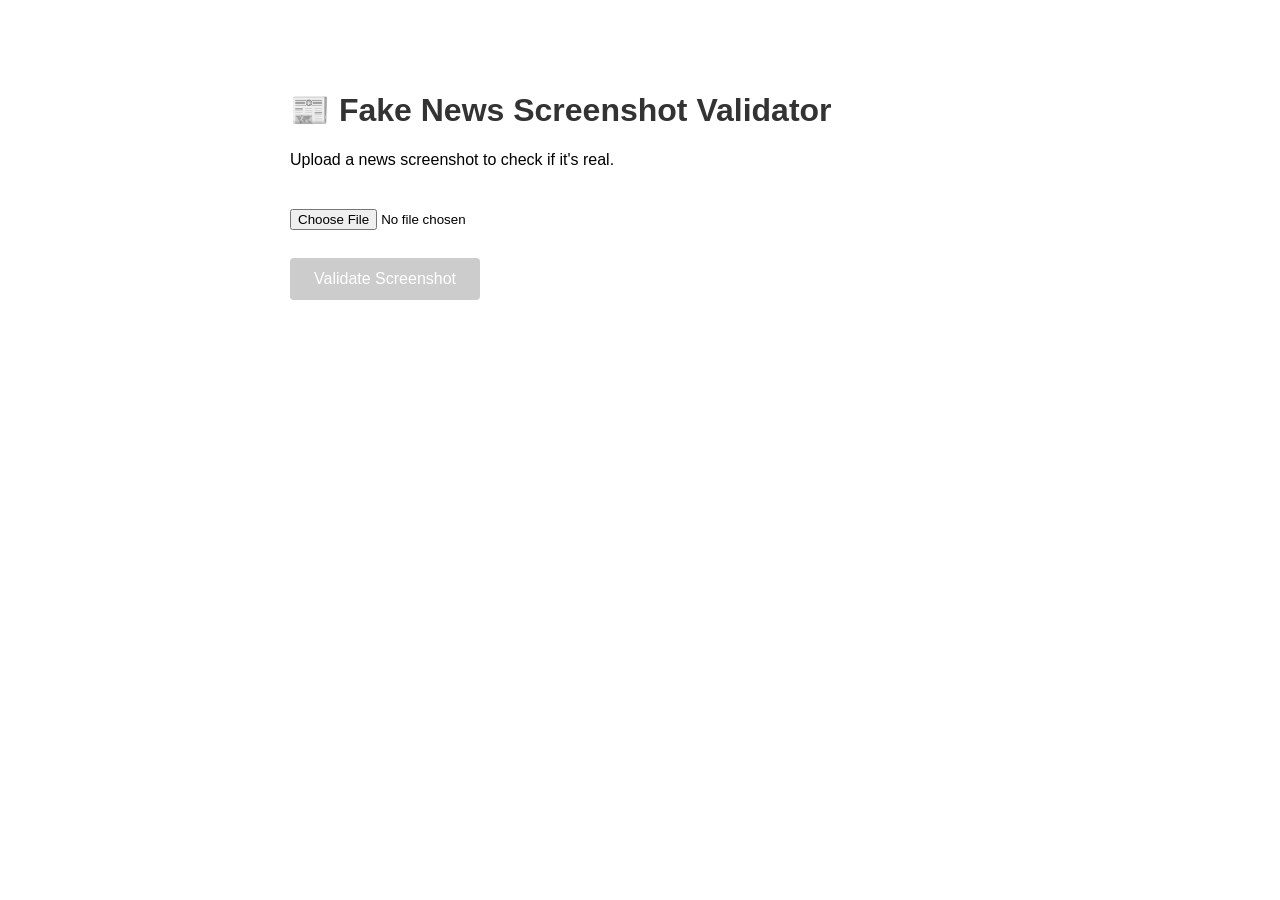
<file: server/static/index.html>
<!DOCTYPE html>
<html lang="en">
<head>
    <meta charset="UTF-8">
    <title>Fake News Screenshot Validator</title>
    <style>
        body { font-family: Arial, sans-serif; max-width: 700px; margin: 50px auto; padding: 20px; }
        h1 { color: #333; }
        #upload-form { margin: 30px 0; }
        input[type="file"] { margin: 10px 0; }
        button { background: #4CAF50; color: white; padding: 12px 24px; border: none; cursor: pointer; font-size: 16px; border-radius: 4px; }
        button:hover { background: #45a049; }
        button:disabled { background: #ccc; cursor: not-allowed; }
        #result { margin-top: 30px; padding: 20px; border-radius: 8px; display: none; }
        .real { background: #d4edda; border: 2px solid #28a745; }
        .fake { background: #f8d7da; border: 2px solid #dc3545; }
        .loading { background: #fff3cd; border: 2px solid #ffc107; }
        #preview { max-width: 100%; max-height: 300px; margin: 10px 0; display: none; }
        pre { background: #f4f4f4; padding: 10px; border-radius: 4px; overflow-x: auto; }
    </style>
</head>
<body>
    <h1>📰 Fake News Screenshot Validator</h1>
    <p>Upload a news screenshot to check if it's real.</p>

    <div id="upload-form">
        <input type="file" id="file-input" accept="image/png,image/jpeg,image/webp">
        <br>
        <img id="preview" alt="Preview">
        <br>
        <button id="submit-btn" onclick="validate()" disabled>Validate Screenshot</button>
    </div>

    <div id="result"></div>

    <script>
        const fileInput = document.getElementById('file-input');
        const preview = document.getElementById('preview');
        const submitBtn = document.getElementById('submit-btn');
        const resultDiv = document.getElementById('result');

        fileInput.addEventListener('change', function() {
            if (this.files && this.files[0]) {
                const reader = new FileReader();
                reader.onload = e => {
                    preview.src = e.target.result;
                    preview.style.display = 'block';
                };
                reader.readAsDataURL(this.files[0]);
                submitBtn.disabled = false;
            }
        });

        async function validate() {
            const file = fileInput.files[0];
            if (!file) return;

            submitBtn.disabled = true;
            submitBtn.textContent = 'Validating...';
            resultDiv.style.display = 'block';
            resultDiv.className = 'loading';
            resultDiv.innerHTML = '⏳ Processing image...';

            const formData = new FormData();
            formData.append('file', file);

            try {
                const response = await fetch('/validate-screenshot', {
                    method: 'POST',
                    body: formData
                });
                const data = await response.json();

                if (response.ok) {
                    const icon = data.is_real ? '✅' : '❌';
                    const label = data.is_real ? 'Likely Real' : 'Likely Fake';
                    resultDiv.className = data.is_real ? 'real' : 'fake';
                    resultDiv.innerHTML = `
                        <h2>${icon} ${label}</h2>
                        <p><strong>Confidence:</strong> ${(data.confidence * 100).toFixed(1)}%</p>
                        <p><strong>Extracted Text:</strong> ${data.extracted_text || '(none)'}</p>
                        ${data.sources && data.sources.length > 0 ? '<p><strong>Sources:</strong></p><ul>' + data.sources.map(s => `<li><a href="${s}" target="_blank">${s}</a></li>`).join('') + '</ul>' : ''}
                        ${data.details ? '<p><strong>Details:</strong> ' + JSON.stringify(data.details) + '</p>' : ''}
                        <details><summary>Raw JSON</summary><pre>${JSON.stringify(data, null, 2)}</pre></details>
                    `;
                } else {
                    resultDiv.className = 'fake';
                    resultDiv.innerHTML = `<h2>⚠️ Error</h2><pre>${JSON.stringify(data, null, 2)}</pre>`;
                }
            } catch (err) {
                resultDiv.className = 'fake';
                resultDiv.innerHTML = `<h2>⚠️ Error</h2><p>${err.message}</p>`;
            }

            submitBtn.disabled = false;
            submitBtn.textContent = 'Validate Screenshot';
        }
    </script>
</body>
</html>
</file>
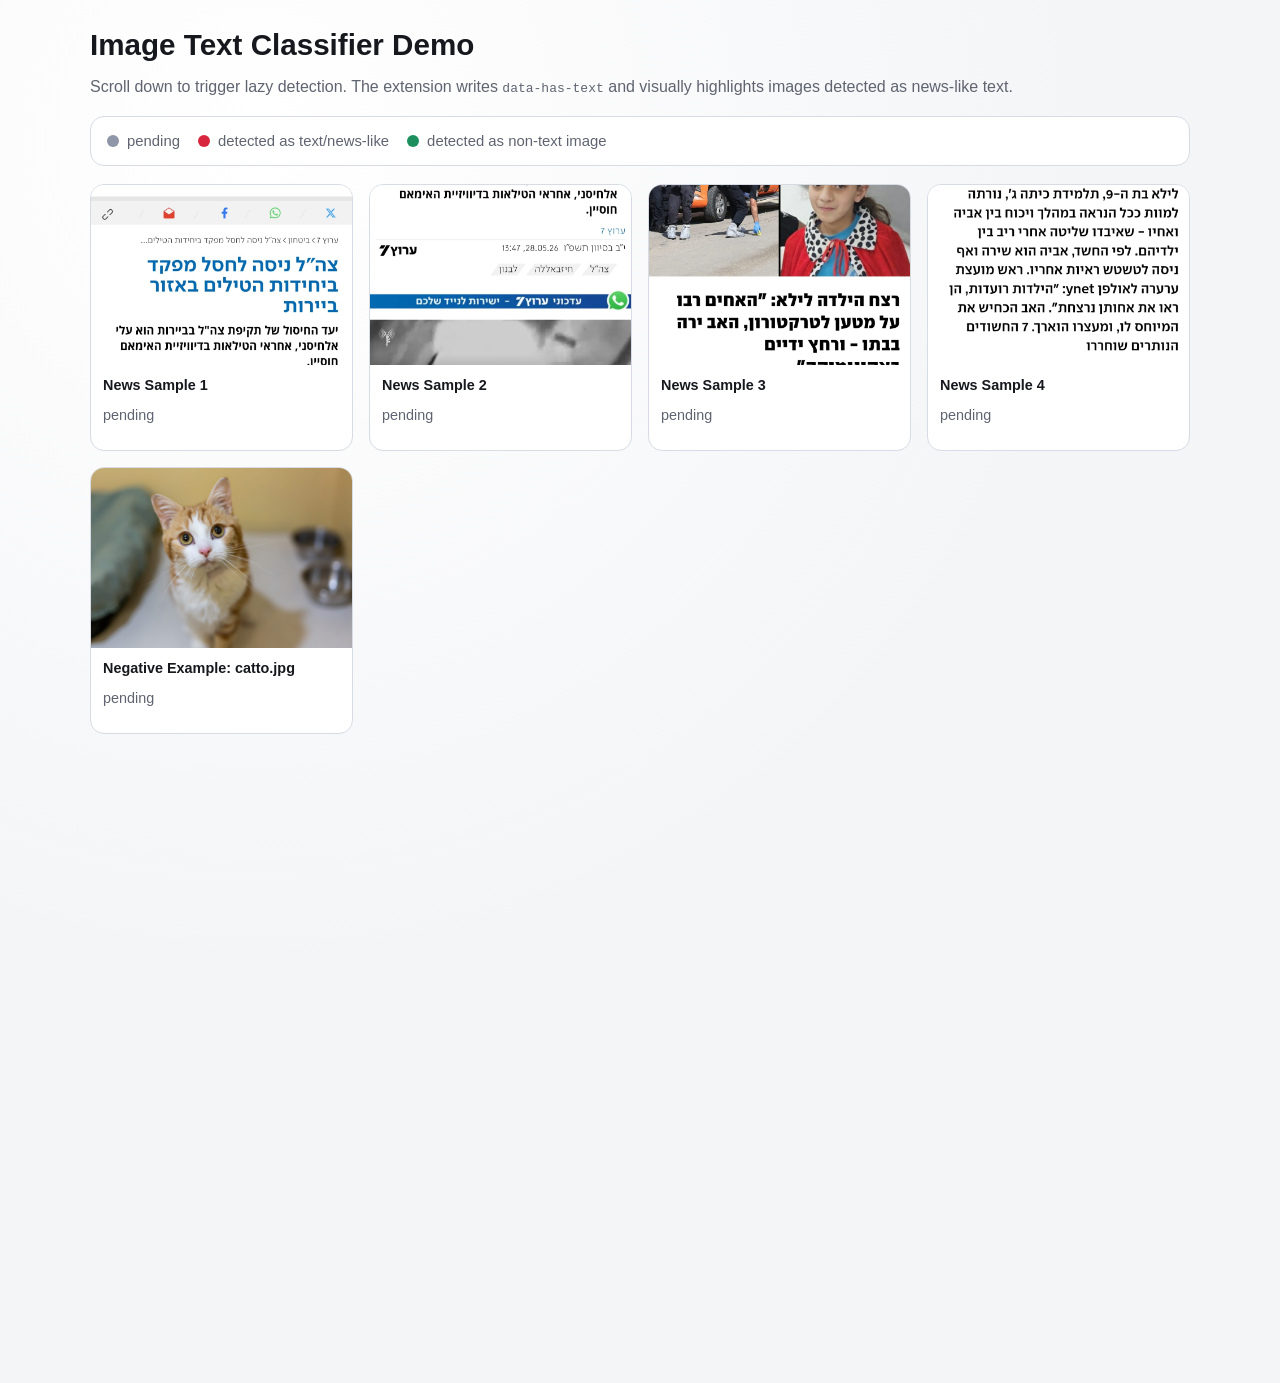
<file: chromeExtension/demo.html>
<!doctype html>
<html lang="en">
  <head>
    <meta charset="UTF-8" />
    <meta name="viewport" content="width=device-width, initial-scale=1.0" />
    <title>Image Text Classifier Demo</title>
    <style>
      :root {
        --bg: #f4f5f7;
        --card: #ffffff;
        --ink: #16181d;
        --muted: #5f6470;
        --line: #d7dbe3;
        --accent: #d7263d;
      }

      body {
        margin: 0;
        font-family: "Segoe UI", Tahoma, Geneva, Verdana, sans-serif;
        color: var(--ink);
        background: radial-gradient(
          circle at 20% 10%,
          #ffffff 0%,
          var(--bg) 52%
        );
      }

      .container {
        max-width: 1100px;
        margin: 0 auto;
        padding: 28px 16px 64px;
      }

      h1 {
        margin: 0 0 8px;
        font-size: 1.85rem;
      }

      .lead {
        color: var(--muted);
        margin-bottom: 20px;
      }

      .panel {
        background: var(--card);
        border: 1px solid var(--line);
        border-radius: 14px;
        padding: 16px;
        margin-bottom: 18px;
      }

      .legend {
        display: flex;
        gap: 18px;
        flex-wrap: wrap;
      }

      .legend span {
        display: inline-flex;
        align-items: center;
        gap: 8px;
        color: var(--muted);
        font-size: 0.93rem;
      }

      .dot {
        width: 12px;
        height: 12px;
        border-radius: 999px;
      }

      .dot.pending {
        background: #8e96a8;
      }

      .dot.true {
        background: #d7263d;
      }

      .dot.false {
        background: #1d8f5f;
      }

      .grid {
        display: grid;
        grid-template-columns: repeat(auto-fill, minmax(260px, 1fr));
        gap: 16px;
      }

      .card {
        background: var(--card);
        border: 1px solid var(--line);
        border-radius: 14px;
        overflow: hidden;
      }

      .card img {
        display: block;
        width: 100%;
        height: 180px;
        object-fit: cover;
        background: #ebeef3;
      }

      .meta {
        padding: 12px;
        font-size: 0.9rem;
      }

      .meta strong {
        display: block;
        margin-bottom: 4px;
      }

      .status {
        color: var(--muted);
      }

      .status.true {
        color: #b7152e;
        font-weight: 700;
      }

      .status.false {
        color: #116943;
        font-weight: 700;
      }

      .spacer {
        height: 65vh;
      }
    </style>
  </head>
  <body>
    <main class="container">
      <h1>Image Text Classifier Demo</h1>
      <p class="lead">
        Scroll down to trigger lazy detection. The extension writes
        <code>data-has-text</code>
        and visually highlights images detected as news-like text.
      </p>

      <section class="panel legend">
        <span><i class="dot pending"></i> pending</span>
        <span><i class="dot true"></i> detected as text/news-like</span>
        <span><i class="dot false"></i> detected as non-text image</span>
      </section>

      <section id="grid" class="grid"></section>
      <div class="spacer"></div>
    </main>

    <script>
      const demoImages = [
        {
          name: "News Sample 1",
          url: "./news1.jpg",
        },
        {
          name: "News Sample 2",
          url: "./news21.jpg",
        },
        {
          name: "News Sample 3",
          url: "./news3.jpg",
        },
        {
          name: "News Sample 4",
          url: "./news4.jpg",
        },
        {
          name: "Negative Example: catto.jpg",
          url: "./catto.jpg",
        },
      ];

      const grid = document.getElementById("grid");
      const statusByImage = new Map();

      for (const item of demoImages) {
        const card = document.createElement("article");
        card.className = "card";

        const img = document.createElement("img");
        img.loading = "lazy";
        img.decoding = "async";
        img.referrerPolicy = "no-referrer";
        img.src = item.url;
        img.alt = item.name;

        const meta = document.createElement("div");
        meta.className = "meta";

        const title = document.createElement("strong");
        title.textContent = item.name;

        const status = document.createElement("p");
        status.className = "status";
        status.textContent = "pending";

        meta.appendChild(title);
        meta.appendChild(status);
        card.appendChild(img);
        card.appendChild(meta);
        grid.appendChild(card);

        statusByImage.set(img, status);
      }

      const observer = new MutationObserver(() => {
        for (const [img, statusEl] of statusByImage.entries()) {
          const result = img.getAttribute("data-has-text");
          if (result === "true") {
            statusEl.className = "status true";
            statusEl.textContent = "text/news-like detected";
          } else if (result === "false") {
            statusEl.className = "status false";
            statusEl.textContent = "no text/news-like detected";
          }

          const error = img.getAttribute("data-text-scan-error");
          if (error) {
            statusEl.className = "status";
            statusEl.textContent = `error: ${error}`;
          }
        }
      });

      observer.observe(document.documentElement, {
        subtree: true,
        attributes: true,
        attributeFilter: ["data-has-text", "data-text-scan-error"],
      });
    </script>
  </body>
</html>
</file>
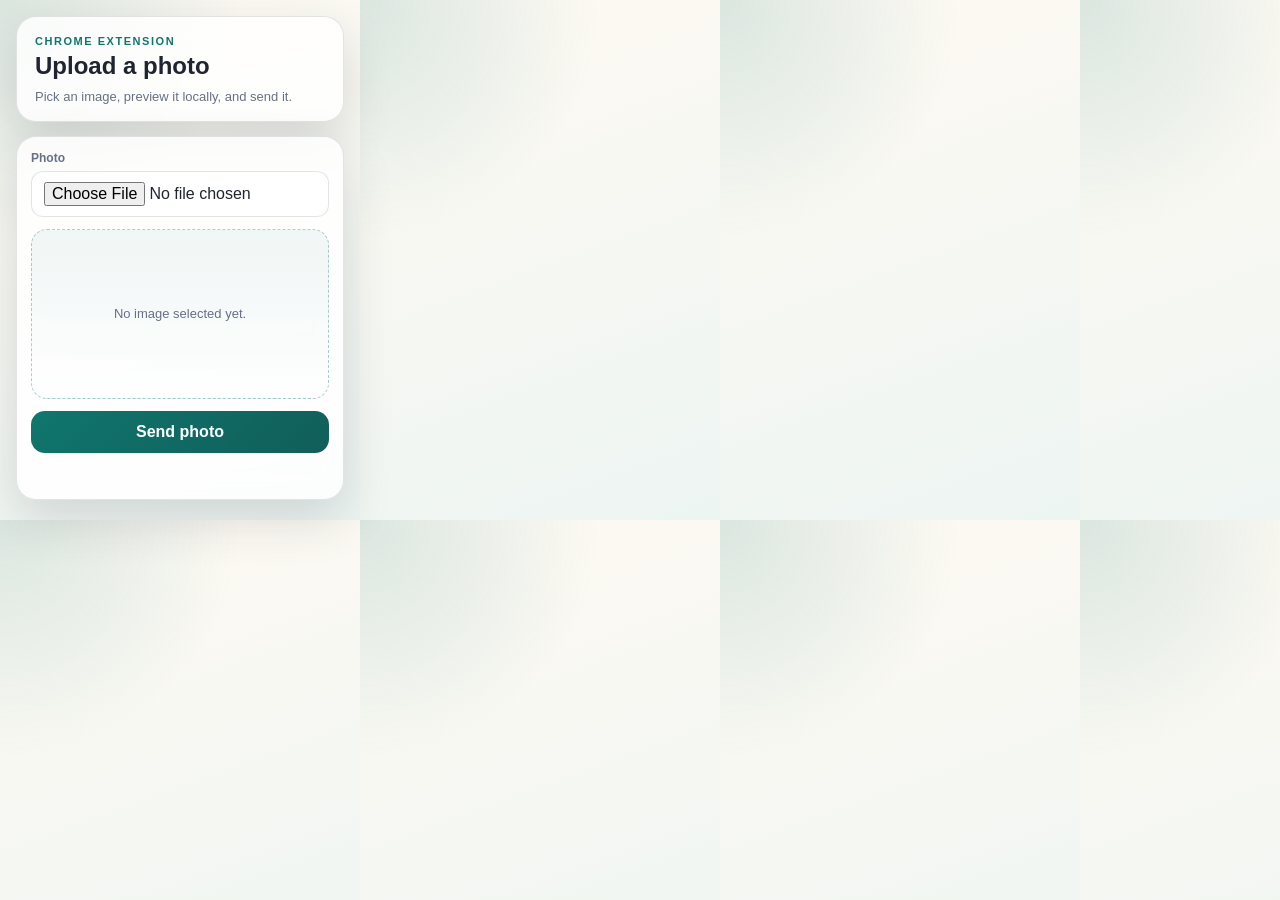
<file: chromeExtension/popup.html>
<!doctype html>
<html lang="en">
  <head>
    <meta charset="UTF-8" />
    <meta name="viewport" content="width=device-width, initial-scale=1.0" />
    <title>Photo Uploader</title>
    <link rel="stylesheet" href="popup.css" />
  </head>
  <body>
    <main class="app">
      <section class="hero">
        <p class="eyebrow">Chrome Extension</p>
        <h1>Upload a photo</h1>
        <p class="subtitle">Pick an image, preview it locally, and send it.</p>
      </section>

      <section class="panel">
        <label class="field file-field">
          <span>Photo</span>
          <input id="photo" type="file" accept="image/*" />
        </label>

        <div class="preview-wrap">
          <img id="preview" alt="Selected image preview" />
          <div id="previewEmpty" class="preview-empty">
            No image selected yet.
          </div>
        </div>

        <button id="uploadBtn" class="primary" type="button">Send photo</button>
        <p id="status" class="status" role="status" aria-live="polite"></p>
      </section>
    </main>

    <script src="popup.js"></script>
  </body>
</html>
</file>
<file: chromeExtension/popup.css>
:root {
  color-scheme: light;
  font-family: Inter, "Segoe UI", Arial, sans-serif;
  --bg: #f5f3ee;
  --surface: rgba(255, 255, 255, 0.82);
  --surface-strong: #ffffff;
  --text: #1f2430;
  --muted: #677084;
  --accent: #0f766e;
  --accent-strong: #115e59;
  --border: rgba(31, 36, 48, 0.12);
  --shadow: 0 18px 50px rgba(31, 36, 48, 0.16);
}

* {
  box-sizing: border-box;
}

html,
body {
  margin: 0;
  width: 360px;
  min-height: 520px;
  background:
    radial-gradient(
      circle at top left,
      rgba(15, 118, 110, 0.15),
      transparent 38%
    ),
    linear-gradient(160deg, #fffaf3 0%, #edf5f2 100%);
  color: var(--text);
}

body {
  padding: 16px;
}

.app {
  display: grid;
  gap: 14px;
}

.hero,
.panel {
  border: 1px solid var(--border);
  border-radius: 20px;
  background: var(--surface);
  backdrop-filter: blur(12px);
  box-shadow: var(--shadow);
}

.hero {
  padding: 18px 18px 14px;
}

.eyebrow {
  margin: 0 0 6px;
  text-transform: uppercase;
  letter-spacing: 0.14em;
  font-size: 11px;
  color: var(--accent);
  font-weight: 700;
}

h1 {
  margin: 0;
  font-size: 24px;
  line-height: 1.1;
}

.subtitle {
  margin: 8px 0 0;
  color: var(--muted);
  font-size: 13px;
  line-height: 1.5;
}

.panel {
  padding: 14px;
  display: grid;
  gap: 12px;
}

.field {
  display: grid;
  gap: 6px;
}

.field span {
  font-size: 12px;
  font-weight: 700;
  color: var(--muted);
}

input[type="url"],
input[type="file"] {
  width: 100%;
  border: 1px solid var(--border);
  border-radius: 12px;
  padding: 10px 12px;
  font: inherit;
  background: var(--surface-strong);
  color: var(--text);
}

input[type="url"]:focus,
input[type="file"]:focus,
button:focus {
  outline: 2px solid rgba(15, 118, 110, 0.28);
  outline-offset: 2px;
}

.preview-wrap {
  position: relative;
  height: 170px;
  border-radius: 16px;
  overflow: hidden;
  border: 1px dashed rgba(15, 118, 110, 0.35);
  background: linear-gradient(
    180deg,
    rgba(15, 118, 110, 0.06),
    rgba(255, 255, 255, 0.7)
  );
}

.preview-wrap img,
.preview-empty {
  position: absolute;
  inset: 0;
  width: 100%;
  height: 100%;
}

.preview-wrap img {
  object-fit: cover;
  display: none;
}

.preview-empty {
  display: grid;
  place-items: center;
  padding: 16px;
  text-align: center;
  color: var(--muted);
  font-size: 13px;
}

.primary {
  border: none;
  border-radius: 14px;
  padding: 12px 14px;
  font: inherit;
  font-weight: 700;
  background: linear-gradient(135deg, var(--accent), var(--accent-strong));
  color: white;
  cursor: pointer;
}

.primary:disabled {
  opacity: 0.62;
  cursor: not-allowed;
}

.status {
  margin: 0;
  min-height: 20px;
  font-size: 12px;
  color: var(--muted);
}
</file>
